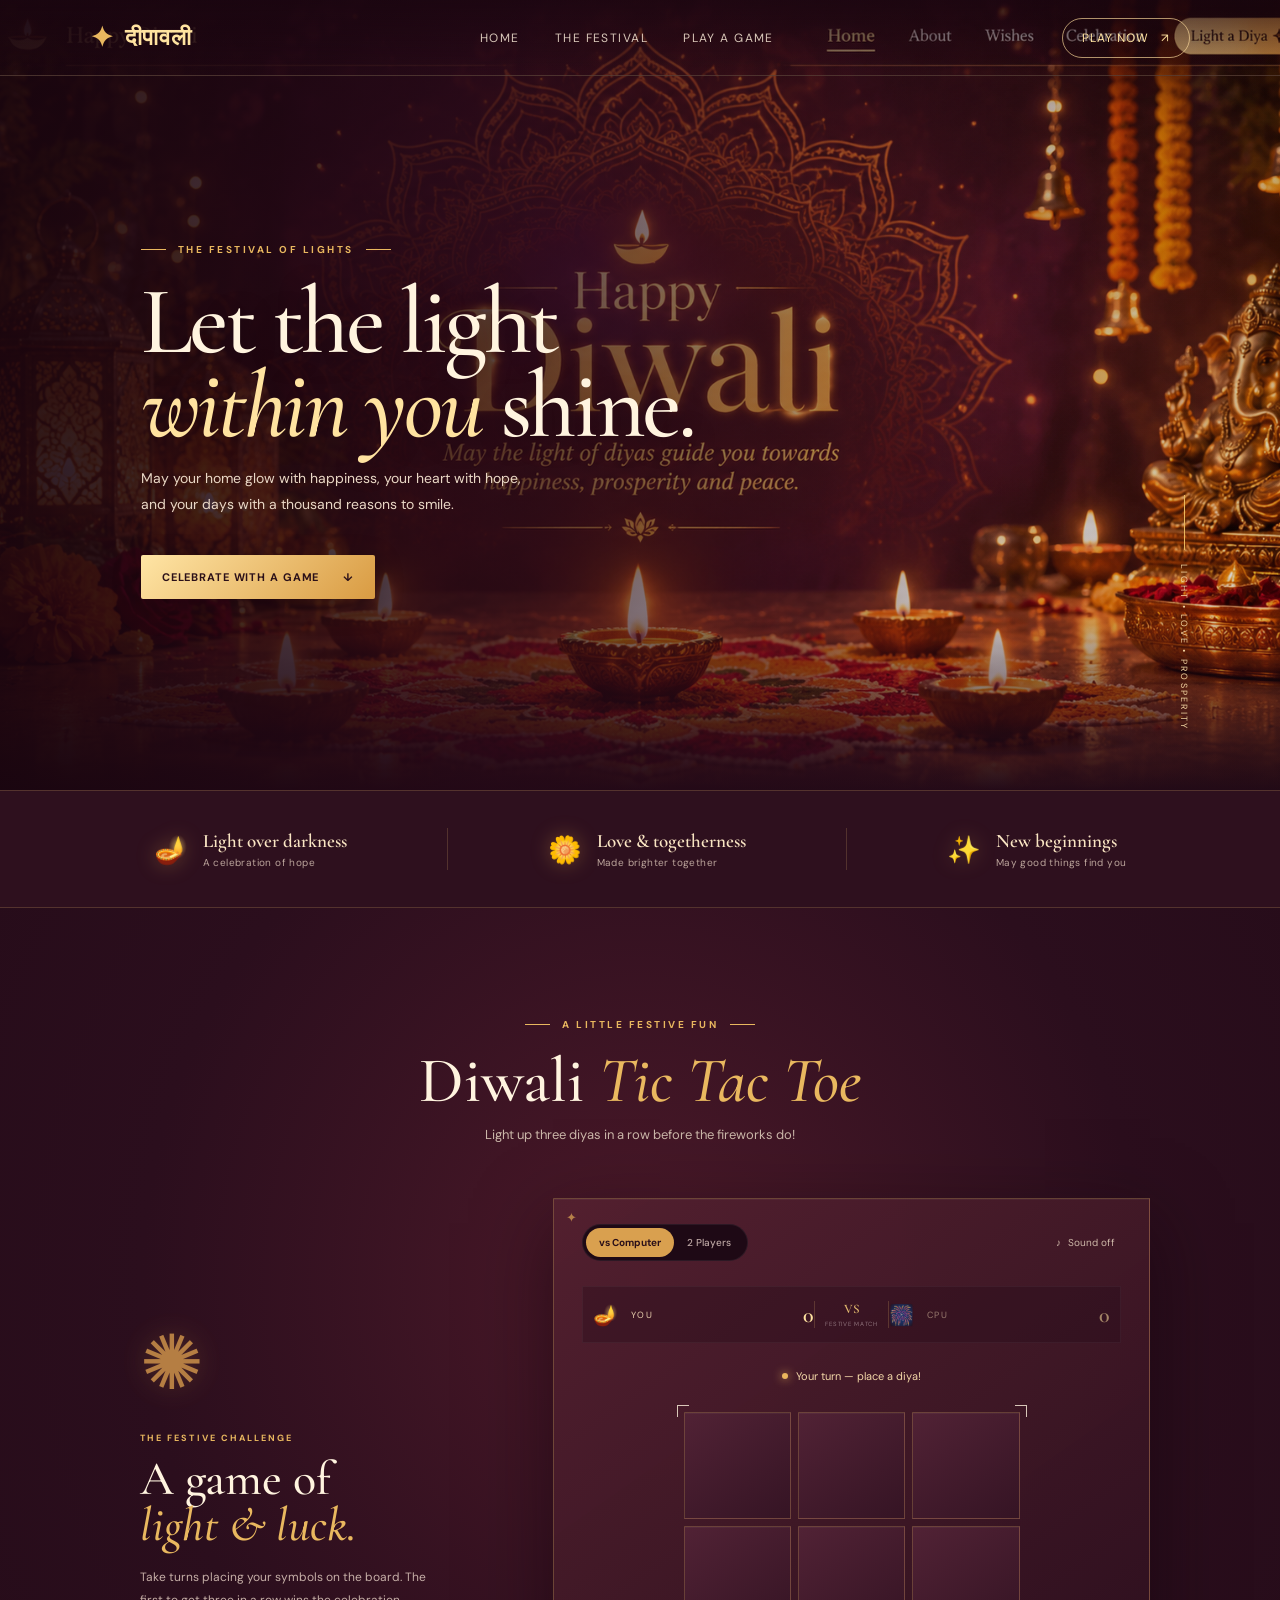
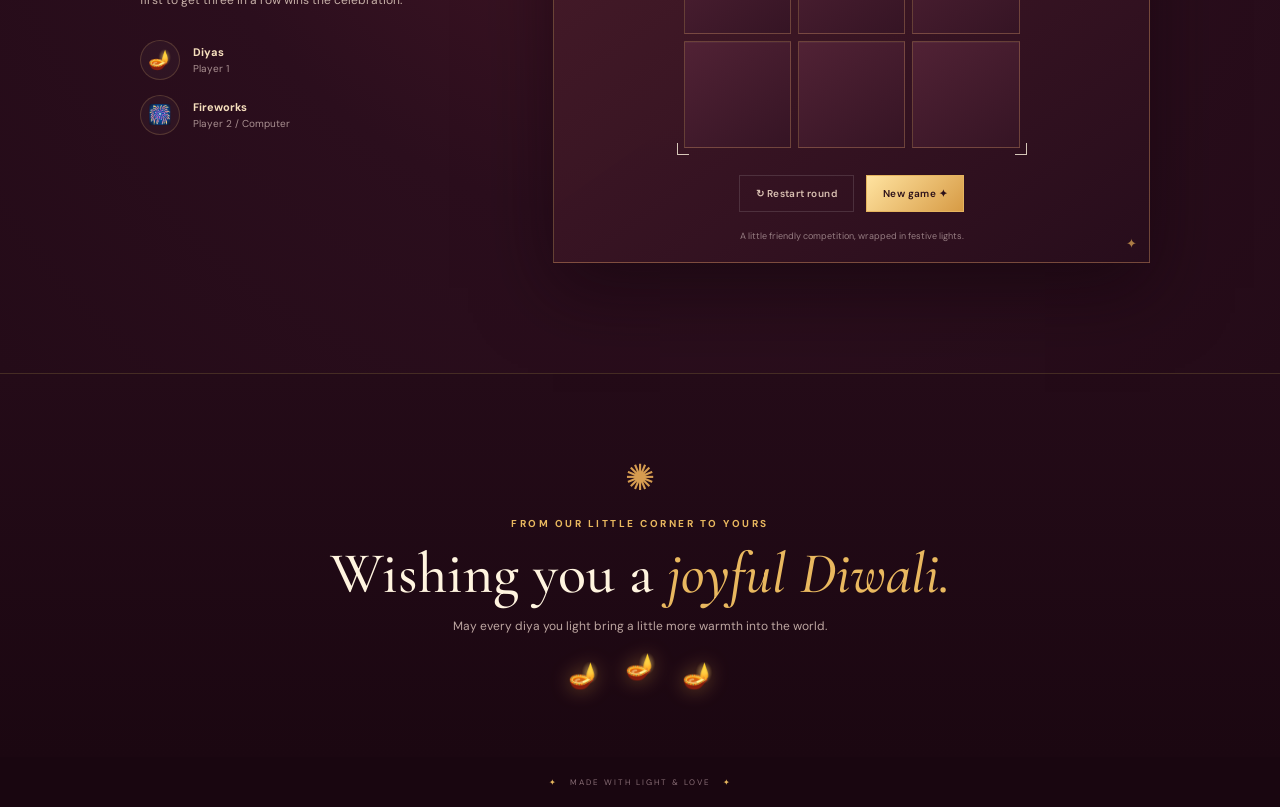
<file: index.html>
<!DOCTYPE html>
<html lang="en">
<head>
  <meta charset="UTF-8" />
  <meta name="viewport" content="width=device-width, initial-scale=1.0" />
  <meta name="theme-color" content="#240b18" />
  <meta name="description" content="Celebrate the festival of lights with a little Diwali-themed tic tac toe." />
  <title>Happy Diwali — Festival of Lights</title>
  <link rel="preconnect" href="https://fonts.googleapis.com">
  <link rel="preconnect" href="https://fonts.gstatic.com" crossorigin>
  <link href="https://fonts.googleapis.com/css2?family=Cormorant+Garamond:wght@400;500;600;700&family=DM+Sans:wght@400;500;600;700&display=swap" rel="stylesheet">
  <link rel="stylesheet" href="style.css" />
</head>
<body>
  <div class="ambient ambient-one"></div>
  <div class="ambient ambient-two"></div>

  <header class="site-header">
    <a class="brand" href="#home" aria-label="Happy Diwali home">
      <span class="brand-icon">✦</span><span>दीपावली</span>
    </a>
    <nav aria-label="Main navigation">
      <a href="#home">Home</a>
      <a href="#meaning">The Festival</a>
      <a href="#game">Play a Game</a>
    </nav>
    <a class="header-cta" href="#game">Play now <span>↗</span></a>
  </header>

  <main>
    <section class="hero" id="home" aria-label="Diwali greeting">
      <img class="hero-image" src="diwali-hero.png" alt="A festive Diwali scene with glowing diyas, a floral rangoli, golden lanterns and mandala decorations" />
      <div class="hero-shade"></div>
      <div class="hero-copy">
        <p class="eyebrow"><span></span> THE FESTIVAL OF LIGHTS <span></span></p>
        <h1>Let the light<br><em>within you</em> shine.</h1>
        <p class="hero-subtitle">May your home glow with happiness, your heart with hope,<br class="desktop-break"> and your days with a thousand reasons to smile.</p>
        <a class="gold-button" href="#game">Celebrate with a game <span>↓</span></a>
      </div>
      <div class="hero-note"><span class="note-line"></span> LIGHT • LOVE • PROSPERITY</div>
    </section>

    <section class="festival-strip" id="meaning">
      <div class="strip-item"><span class="strip-icon">🪔</span><div><strong>Light over darkness</strong><small>A celebration of hope</small></div></div>
      <span class="strip-divider"></span>
      <div class="strip-item"><span class="strip-icon">🌼</span><div><strong>Love & togetherness</strong><small>Made brighter together</small></div></div>
      <span class="strip-divider"></span>
      <div class="strip-item"><span class="strip-icon">✨</span><div><strong>New beginnings</strong><small>May good things find you</small></div></div>
    </section>

    <section class="game-section" id="game">
      <div class="section-heading">
        <p class="eyebrow"><span></span> A LITTLE FESTIVE FUN <span></span></p>
        <h2>Diwali <em>Tic Tac Toe</em></h2>
        <p>Light up three diyas in a row before the fireworks do!</p>
      </div>

      <div class="game-layout">
        <aside class="game-intro">
          <div class="mini-mandala" aria-hidden="true">✺</div>
          <p class="side-kicker">THE FESTIVE CHALLENGE</p>
          <h3>A game of<br><em>light & luck.</em></h3>
          <p class="side-copy">Take turns placing your symbols on the board. The first to get three in a row wins the celebration.</p>
          <div class="rules">
            <div><span class="rule-symbol diya-symbol">🪔</span><span><b>Diyas</b><small>Player 1</small></span></div>
            <div><span class="rule-symbol fire-symbol">🎆</span><span><b>Fireworks</b><small>Player 2 / Computer</small></span></div>
          </div>
        </aside>

        <div class="game-card">
          <div class="game-toolbar">
            <div class="mode-switch" role="group" aria-label="Game mode">
              <button class="mode-button active" data-mode="computer" aria-pressed="true">vs Computer</button>
              <button class="mode-button" data-mode="two" aria-pressed="false">2 Players</button>
            </div>
            <button class="sound-button" id="soundToggle" type="button" aria-pressed="false" title="Toggle sound effects">♪ <span>Sound off</span></button>
          </div>

          <div class="scoreboard" aria-label="Score">
            <div class="score-player active" id="playerOne">
              <span class="score-icon">🪔</span><span class="score-name">YOU</span><strong id="scoreX">0</strong>
            </div>
            <div class="score-center"><span>VS</span><small>FESTIVE MATCH</small></div>
            <div class="score-player" id="playerTwo">
              <span class="score-icon">🎆</span><span class="score-name" id="playerTwoName">CPU</span><strong id="scoreO">0</strong>
            </div>
          </div>

          <div class="game-status" id="status" role="status" aria-live="polite"><span class="status-dot"></span> Your turn — place a diya!</div>

          <div class="board-wrap">
            <div class="board" id="board" role="grid" aria-label="Tic tac toe board">
              <button class="cell" data-index="0" role="gridcell" aria-label="Row 1, column 1"></button>
              <button class="cell" data-index="1" role="gridcell" aria-label="Row 1, column 2"></button>
              <button class="cell" data-index="2" role="gridcell" aria-label="Row 1, column 3"></button>
              <button class="cell" data-index="3" role="gridcell" aria-label="Row 2, column 1"></button>
              <button class="cell" data-index="4" role="gridcell" aria-label="Row 2, column 2"></button>
              <button class="cell" data-index="5" role="gridcell" aria-label="Row 2, column 3"></button>
              <button class="cell" data-index="6" role="gridcell" aria-label="Row 3, column 1"></button>
              <button class="cell" data-index="7" role="gridcell" aria-label="Row 3, column 2"></button>
              <button class="cell" data-index="8" role="gridcell" aria-label="Row 3, column 3"></button>
            </div>
            <div class="board-corner corner-tl"></div><div class="board-corner corner-tr"></div>
            <div class="board-corner corner-bl"></div><div class="board-corner corner-br"></div>
          </div>

          <div class="game-actions">
            <button class="reset-button" id="resetRound" type="button">↻ <span>Restart round</span></button>
            <button class="new-game-button" id="newGame" type="button">New game <span>✦</span></button>
          </div>
          <p class="game-footnote">A little friendly competition, wrapped in festive lights.</p>
        </div>
      </div>
    </section>

    <section class="closing">
      <div class="closing-ornament">✺</div>
      <p class="eyebrow">FROM OUR LITTLE CORNER TO YOURS</p>
      <h2>Wishing you a <em>joyful Diwali.</em></h2>
      <p>May every diya you light bring a little more warmth into the world.</p>
      <div class="closing-diyas" aria-hidden="true"><span>🪔</span><span>🪔</span><span>🪔</span></div>
    </section>
  </main>

  <footer><span>✦</span> MADE WITH LIGHT & LOVE <span>✦</span></footer>
  <div class="celebration-layer" id="celebrationLayer" aria-hidden="true"></div>
  <script src="script.js"></script>
</body>
</html>
</file>
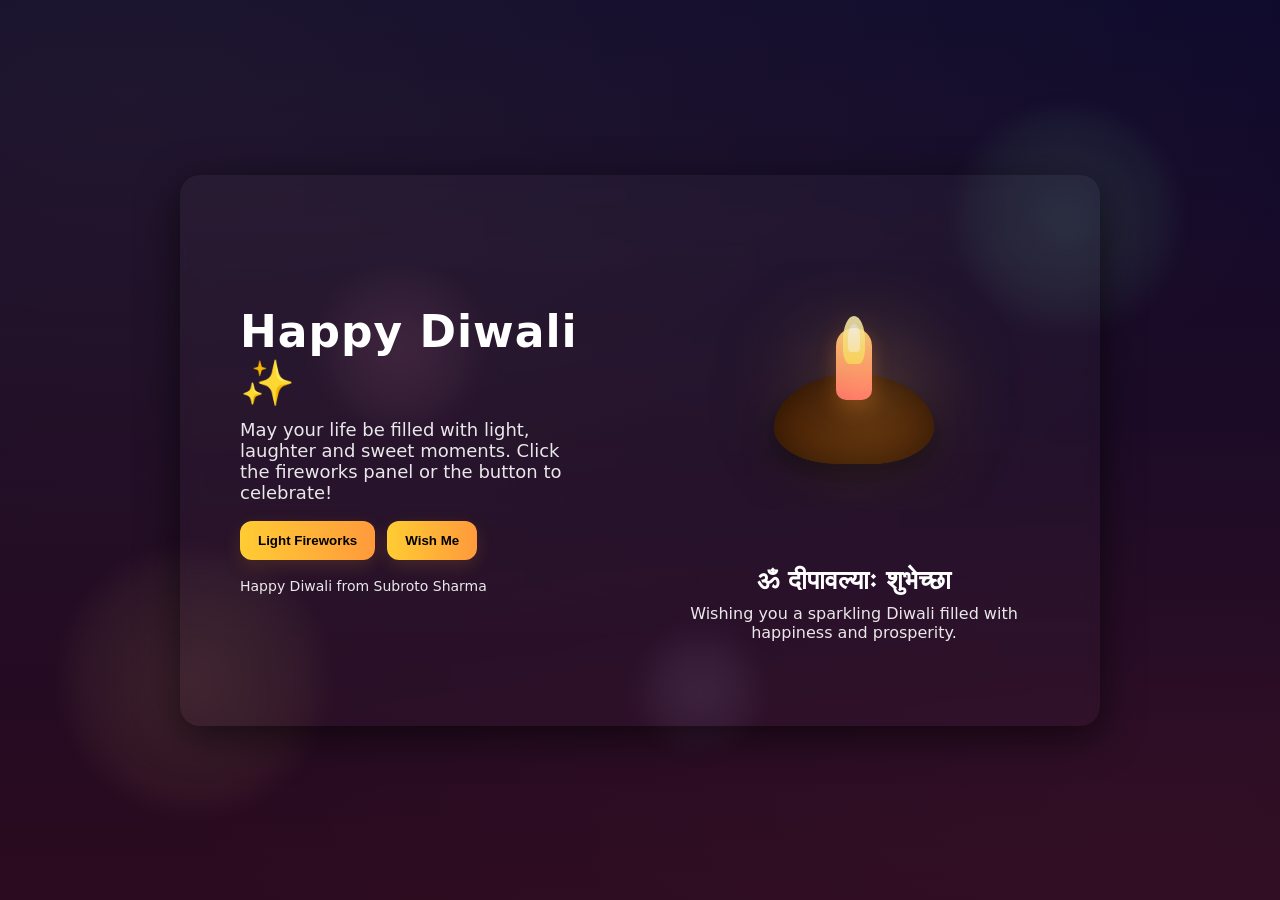
<file: HappyDiwali.html>
<!doctype html>
<html lang="en">
<head>
  <meta charset="utf-8" />
  <meta name="viewport" content="width=device-width,initial-scale=1" />
  <title>Happy Diwali ✨</title>
  <style>
    :root{
      --bg1: #0f0b2d;
      --bg2: #2b0b1f;
      --accent: #ffcc33;
      --accent2: #ff6b6b;
      --card: rgba(255,255,255,0.05);
    }
    *{box-sizing:border-box}
    html,body{height:100%;margin:0;font-family:system-ui,Segoe UI,Roboto,Helvetica,Arial;}
    body{
      background: radial-gradient(1200px 600px at 10% 10%, rgba(255,200,90,0.06), transparent),
                  radial-gradient(1000px 400px at 90% 90%, rgba(255,100,150,0.04), transparent),
                  linear-gradient(180deg,var(--bg1), var(--bg2));
      display:flex;align-items:center;justify-content:center;overflow:hidden;color:#fff;
    }

    /* floating bokeh lights */
    .bokeh{position:fixed;inset:0;pointer-events:none}
    .bokeh i{position:absolute;border-radius:50%;opacity:0.12;filter:blur(12px);animation:float 8s linear infinite;}
    @keyframes float{from{transform:translateY(0) scale(1)}50%{transform:translateY(-30vh) scale(1.2)}to{transform:translateY(0) scale(1)}}

    /* Card */
    .card{
      width:min(920px,94vw);max-width:1100px;padding:36px;border-radius:20px;background:linear-gradient(180deg, rgba(255,255,255,0.03), rgba(255,255,255,0.02));box-shadow:0 10px 40px rgba(0,0,0,0.6);display:grid;grid-template-columns:1fr 420px;gap:28px;align-items:center;
      backdrop-filter: blur(6px);
    }

    .left{padding:24px}
    h1{margin:0 0 10px;font-size:44px;letter-spacing:1px}
    p.lead{margin:0 0 18px;font-size:18px;opacity:0.9}

    .rsvp{display:flex;gap:12px;align-items:center}
    .btn{background:linear-gradient(90deg,var(--accent),#ff9a3c);border:none;padding:12px 18px;border-radius:12px;cursor:pointer;font-weight:600;box-shadow:0 6px 18px rgba(255,160,40,0.15)}
    .btn[aria-pressed='true']{transform:scale(0.98)}

    /* Diya area */
    .diya-wrap{display:flex;flex-direction:column;align-items:center;gap:18px;padding:18px}
    .diya-scene{width:380px;height:300px;display:flex;align-items:center;justify-content:center;position:relative}

    /* Simple CSS diya */
    .diya{
      position:relative;width:160px;height:90px;border-radius:50% 50% 40% 40% / 60% 60% 40% 40%;background:linear-gradient(180deg,#2a0d00,#5c2a06);box-shadow:0 10px 30px rgba(0,0,0,0.6), inset 0 -10px 24px rgba(0,0,0,0.35);
      transform:translateY(22px);
    }
    .diya:before{content:"";position:absolute;left:50%;top:-46px;transform:translateX(-50%);width:36px;height:72px;border-radius:18px 18px 10px 10px;background:linear-gradient(180deg,#ffd27a,#ff6b6b);box-shadow:0 8px 20px rgba(255,120,30,0.25)}
    .flame{position:absolute;left:50%;top:-58px;transform:translateX(-50%);width:22px;height:48px;border-radius:50% 50% 30% 30%;background:linear-gradient(180deg,#fff7bb,#ffde59);filter:drop-shadow(0 6px 14px rgba(255,180,40,0.18));animation:flicker 1.2s infinite}
    .flame:before{content:"";position:absolute;left:50%;top:8px;transform:translateX(-50%);width:12px;height:28px;border-radius:50% 50% 20% 20%;background:linear-gradient(180deg,#fff,#fff7bb);opacity:0.95}

    @keyframes flicker{
      0%{transform:translateX(-50%) scaleY(1) skewX(0)}
      25%{transform:translateX(-48%) scaleY(1.06) skewX(-1deg)}
      50%{transform:translateX(-50%) scaleY(0.96) skewX(1deg)}
      75%{transform:translateX(-52%) scaleY(1.03) skewX(-0.5deg)}
      100%{transform:translateX(-50%) scaleY(1)}
    }

    /* greeting text inside right column */
    .right{display:flex;flex-direction:column;align-items:center;justify-content:center;padding:18px}
    .greeting{font-size:26px;font-weight:700;margin:0 0 8px}
    .sub{opacity:0.9;margin:0 0 12px}

    /* fireworks canvas covers right panel */
    canvas#fw{width:100%;height:250px;border-radius:14px;display:block}

    .note{font-size:13px;opacity:0.8;text-align:center}

    /* responsive */
    @media (max-width:900px){.card{grid-template-columns:1fr;}
      .diya-scene{height:240px}
      .right{padding-top:0}
    }
  </style>
</head>
<body>
  <div class="bokeh" aria-hidden="true">
    <i style="width:260px;height:260px;left:5%;bottom:10%;background:radial-gradient(circle,#ffd27a,transparent);"></i>
    <i style="width:160px;height:160px;left:25%;top:30%;background:radial-gradient(circle,#ff8fb3,transparent);animation-duration:10s"></i>
    <i style="width:220px;height:220px;right:8%;top:12%;background:radial-gradient(circle,#8affc1,transparent);animation-duration:9s"></i>
    <i style="width:120px;height:120px;left:50%;top:70%;background:radial-gradient(circle,#d1b3ff,transparent);animation-duration:11s"></i>
  </div>

  <div class="card" role="main">
    <div class="left">
      <h1>Happy Diwali ✨</h1>
      <p class="lead">May your life be filled with light, laughter and sweet moments. Click the fireworks panel or the button to celebrate!</p>

      <div class="rsvp">
        <button class="btn" id="boomBtn">Light Fireworks</button>
        <button class="btn" id="wishBtn" aria-pressed="false">Wish Me</button>
      </div>

      <div style="margin-top:18px;font-size:14px;opacity:0.9">Happy Diwali from Subroto Sharma</div>
    </div>

    <div class="right">
      <div class="diya-wrap">
        <div class="diya-scene" aria-hidden="true">
          <div class="diya">
            <div class="flame" id="flame"></div>
          </div>
          <canvas id="fw" title="Click to make fireworks" style="position:absolute;inset:12px;pointer-events:auto"></canvas>
        </div>
        <div style="text-align:center">
          <div class="greeting" id="greetText">ॐ दीपावल्याः शुभेच्छा</div>
          <div class="sub">Wishing you a sparkling Diwali filled with happiness and prosperity.</div>
          
        </div>
      </div>
    </div>
  </div>

  <script>
    // small interactive fireworks on canvas
    const canvas = document.getElementById('fw');
    const ctx = canvas.getContext('2d');
    let DPR = window.devicePixelRatio || 1;
    function resize(){
      const rect = canvas.getBoundingClientRect();
      canvas.width = Math.max(300, rect.width * DPR);
      canvas.height = Math.max(180, rect.height * DPR);
      ctx.scale(DPR, DPR);
    }
    window.addEventListener('resize', ()=>{ctx.setTransform(1,0,0,1,0,0);resize();});
    resize();

    // particles
    class Particle{
      constructor(x,y,clr){
        this.x=x;this.y=y;this.vx=(Math.random()*2-1)*4;this.vy=(Math.random()*2-1)*4;this.life=60+Math.random()*40;this.size=2+Math.random()*3;this.color=clr;
      }
      step(){this.vy+=0.08;this.x+=this.vx;this.y+=this.vy;this.life--;}
      draw(c){c.beginPath();c.globalCompositeOperation='lighter';c.fillStyle=this.color;c.arc(this.x,this.y,this.size,0,Math.PI*2);c.fill();}
    }

    let parts=[];
    function createFire(x,y){
      const palette=['#ffd27a','#ff9a3c','#ff6b6b','#ffffa0','#ffd1ff','#8affc1'];
      const clr = palette[Math.floor(Math.random()*palette.length)];
      const num = 30+Math.round(Math.random()*40);
      for(let i=0;i<num;i++){parts.push(new Particle(x,y,clr));}
    }

    canvas.addEventListener('click',(e)=>{
      const rect=canvas.getBoundingClientRect();
      const x=(e.clientX-rect.left);const y=(e.clientY-rect.top);
      createFire(x,y);
    });

    document.getElementById('boomBtn').addEventListener('click',()=>{
      // random bursts
      for(let i=0;i<6;i++){
        setTimeout(()=>{
          const w = canvas.getBoundingClientRect().width;const h = canvas.getBoundingClientRect().height;
          createFire(Math.random()*w, Math.random()*h*0.7 + 20);
        }, i*220);
      }
    });

    // wish button toggles greeting language
    const wishBtn = document.getElementById('wishBtn');
    const greet = document.getElementById('greetText');
    const wishes = ["Happy Diwali!","Diwali ki hardik shubhkamnayein","ॐ दीपावल्याः शुभेच्छा","Shubh Deepavali","Wishing you lights & love"];
    wishBtn.addEventListener('click',()=>{
      const idx = Math.floor(Math.random()*wishes.length);
      greet.textContent = wishes[idx];
      wishBtn.setAttribute('aria-pressed','true');
      setTimeout(()=>wishBtn.setAttribute('aria-pressed','false'),260);
      // small sparkle effect on flame
      const f = document.getElementById('flame');
      f.animate([{transform:'translateX(-50%) scale(1)'},{transform:'translateX(-50%) scale(1.25)'},{transform:'translateX(-50%) scale(1)'}],{duration:700});
    });

    // animation loop
    function loop(){
      const rect = canvas.getBoundingClientRect();
      ctx.clearRect(0,0,rect.width,rect.height);
      // draw gentle glow behind diya
      ctx.save();
      ctx.globalCompositeOperation='lighter';
      const g = ctx.createRadialGradient(rect.width/2, rect.height*0.55, 10, rect.width/2, rect.height*0.55, 160);
      g.addColorStop(0,'rgba(255,200,90,0.18)');g.addColorStop(1,'rgba(0,0,0,0)');
      ctx.fillStyle=g;ctx.fillRect(0,0,rect.width,rect.height);ctx.restore();

      // update particles
      for(let i=parts.length-1;i>=0;i--){
        const p = parts[i];p.step();p.draw(ctx);
        if(p.life<=0 || p.y>rect.height+50) parts.splice(i,1);
      }
      requestAnimationFrame(loop);
    }
    loop();

    // gentle automatic flicker of flame color
    (function flamePulse(){
      const f = document.getElementById('flame');
      const r = 0.85 + Math.random()*0.3;
      f.style.opacity = (0.8 + Math.random()*0.2).toString();
      setTimeout(flamePulse, 300+Math.random()*600);
    })();

  </script>
</body>
</html>
</file>
<file: style.css>
* { box-sizing: border-box; }
:root {
  --wine: #240b18; --wine-2: #351020; --wine-3: #4b1928;
  --gold: #e9b85f; --gold-light: #ffe3a0; --cream: #fff4df;
  --muted: #cbb7a9; --line: rgba(236,190,111,.2);
}
html { scroll-behavior: smooth; }
body { margin: 0; color: var(--cream); background: var(--wine); font-family: "DM Sans", sans-serif; overflow-x: hidden; }
a { color: inherit; text-decoration: none; }
.ambient { position: fixed; width: 420px; height: 420px; border-radius: 50%; filter: blur(110px); opacity: .12; pointer-events: none; z-index: -1; }
.ambient-one { background: #d75b20; top: 15%; left: -250px; }
.ambient-two { background: #a52b52; right: -260px; bottom: 5%; }
.site-header { height: 76px; padding: 0 7%; display: flex; align-items: center; justify-content: space-between; position: absolute; z-index: 5; width: 100%; border-bottom: 1px solid rgba(255,220,160,.2); background: linear-gradient(180deg,rgba(25,5,15,.68),transparent); }
.brand { display: flex; align-items: center; gap: 11px; color: var(--gold-light); font-family: "Cormorant Garamond",serif; font-size: 23px; font-weight: 700; letter-spacing: .04em; }
.brand-icon { font-size: 28px; color: var(--gold); }
.site-header nav { display: flex; gap: 35px; color: #f7e8d5; font-size: 12px; letter-spacing: .12em; text-transform: uppercase; }
.site-header nav a { opacity: .85; transition: color .2s; }
.site-header nav a:hover { color: var(--gold-light); }
.header-cta { border: 1px solid rgba(255,221,157,.65); border-radius: 30px; padding: 11px 19px; color: var(--gold-light); font-size: 12px; letter-spacing: .08em; text-transform: uppercase; }
.header-cta span { margin-left: 9px; }
.hero { min-height: 690px; height: min(790px, 92vh); position: relative; overflow: hidden; display: flex; align-items: center; }
.hero-image { position: absolute; inset: 0; width: 100%; height: 100%; object-fit: cover; object-position: center 52%; }
.hero-shade { position: absolute; inset: 0; background: linear-gradient(90deg,rgba(25,5,15,.91) 0%,rgba(35,8,22,.73) 38%,rgba(35,8,22,.2) 75%,rgba(20,5,12,.15)),linear-gradient(0deg,var(--wine) 0%,transparent 22%,rgba(25,5,15,.16) 100%); }
.hero-copy { position: relative; z-index: 1; margin-left: 11%; margin-top: 42px; max-width: 560px; }
.eyebrow { display: flex; align-items: center; gap: 12px; color: var(--gold); font-size: 10px; letter-spacing: .25em; font-weight: 700; }
.eyebrow span { width: 25px; height: 1px; background: var(--gold); }
.hero h1 { margin: 24px 0 16px; font-family: "Cormorant Garamond",serif; font-size: clamp(58px,7.5vw,100px); line-height: .88; letter-spacing: -.035em; font-weight: 500; text-shadow: 0 5px 30px rgba(0,0,0,.3); }
h1 em,h2 em,h3 em { color: var(--gold-light); font-weight: 500; }
.hero-subtitle { color: #ead8c6; font-size: 14px; line-height: 1.9; }
.gold-button { display: inline-flex; align-items: center; gap: 24px; margin-top: 23px; padding: 15px 21px; border-radius: 2px; color: #2b1019; background: linear-gradient(135deg,#ffe5a5,#d99b42); font-size: 11px; letter-spacing: .08em; text-transform: uppercase; font-weight: 700; box-shadow: 0 8px 28px #08030955; transition: transform .2s,box-shadow .2s; }
.gold-button:hover { transform: translateY(-3px); box-shadow: 0 12px 35px #d99b4244; }
.hero-note { position: absolute; right: 7%; bottom: 60px; color: #f2d5a1; font-size: 9px; letter-spacing: .25em; writing-mode: vertical-rl; display: flex; align-items: center; gap: 14px; }
.note-line { width: 1px; height: 55px; background: var(--gold); }
.festival-strip { min-height: 118px; padding: 25px 12%; display: flex; justify-content: space-between; align-items: center; background: #2e101e; border-top: 1px solid var(--line); border-bottom: 1px solid var(--line); }
.strip-item { display: flex; align-items: center; gap: 15px; }
.strip-icon { font-size: 27px; filter: drop-shadow(0 0 10px #e8a54a55); }
.strip-item strong,.strip-item small { display: block; }
.strip-item strong { font-family: "Cormorant Garamond",serif; font-size: 19px; font-weight: 600; color: #f9e5c3; }
.strip-item small { margin-top: 4px; color: #bba49b; font-size: 10px; letter-spacing: .04em; }
.strip-divider { width: 1px; height: 42px; background: var(--line); }
.game-section { padding: 100px 8% 110px; background: radial-gradient(ellipse at 50% 35%,#4b1929 0%,#2b0e1d 55%,#240b18 100%); }
.section-heading { text-align: center; margin-bottom: 55px; }
.section-heading .eyebrow { justify-content: center; }
.section-heading h2,.closing h2 { font-family: "Cormorant Garamond",serif; font-size: clamp(43px,5vw,64px); line-height: 1; font-weight: 500; margin: 18px 0 12px; }
.section-heading h2 em { color: var(--gold); }
.section-heading > p:last-child { color: var(--muted); font-size: 13px; }
.game-layout { max-width: 1020px; margin: 0 auto; display: grid; grid-template-columns: .75fr 1.25fr; align-items: center; gap: 65px; }
.game-intro { position: relative; padding: 30px 0 30px 10px; }
.mini-mandala { color: #d89a4d; font-size: 76px; line-height: 1; opacity: .8; text-shadow: 0 0 30px #e4a54c44; margin-bottom: 30px; animation: slow-spin 45s linear infinite; width: fit-content; }
@keyframes slow-spin { to { transform: rotate(360deg); } }
.side-kicker { color: var(--gold); font-size: 9px; letter-spacing: .23em; font-weight: 700; }
.game-intro h3 { font: 500 48px/.95 "Cormorant Garamond",serif; margin: 13px 0 18px; }
.game-intro h3 em { color: var(--gold); }
.side-copy { color: #c6afa7; font-size: 12px; line-height: 1.9; max-width: 290px; }
.rules { margin-top: 28px; display: grid; gap: 15px; }
.rules > div { display: flex; align-items: center; gap: 13px; }
.rule-symbol { display: grid; place-items: center; width: 40px; height: 40px; border: 1px solid var(--line); border-radius: 50%; background: #ffffff08; font-size: 19px; }
.rules b,.rules small { display: block; }
.rules b { font-size: 11px; color: #f6dfbd; }
.rules small { margin-top: 3px; font-size: 10px; color: #a99091; }
.game-card { padding: 25px 28px 20px; background: linear-gradient(145deg,rgba(83,32,47,.95),rgba(39,13,27,.98)); border: 1px solid rgba(237,187,106,.3); box-shadow: 0 25px 70px #10040b88,inset 0 1px #ffffff0b; position: relative; }
.game-card:before,.game-card:after { content: "✦"; position: absolute; color: #d8a253; font-size: 13px; opacity: .75; }
.game-card:before { top: 10px; left: 12px; }.game-card:after { bottom: 10px; right: 12px; }
.game-toolbar { display: flex; align-items: center; justify-content: space-between; }
.mode-switch { display: flex; padding: 3px; background: #1e0915; border: 1px solid #ffffff10; border-radius: 30px; }
.mode-button { border: 0; border-radius: 24px; padding: 8px 13px; background: transparent; color: #bda7a4; font: 500 10px "DM Sans",sans-serif; cursor: pointer; }
.mode-button.active { background: #d9a04f; color: #2b1019; font-weight: 700; }
.sound-button { background: transparent; color: #cdb7a8; border: 0; font: 10px "DM Sans",sans-serif; cursor: pointer; }
.sound-button span { margin-left: 4px; }
.scoreboard { display: grid; grid-template-columns: 1fr 75px 1fr; align-items: center; margin: 25px 0 16px; padding: 14px 10px; background: #1e09154d; border: 1px solid #ffffff0b; }
.score-player { display: grid; grid-template-columns: 30px 1fr auto; gap: 8px; align-items: center; opacity: .55; transition: opacity .2s; }
.score-player.active { opacity: 1; }
.score-icon { font-size: 20px; }
.score-name { color: #e8cfae; font-size: 9px; letter-spacing: .14em; }
.score-player strong { font: 600 22px "Cormorant Garamond",serif; color: var(--gold-light); }
.score-center { text-align: center; border-left: 1px solid var(--line); border-right: 1px solid var(--line); }
.score-center span,.score-center small { display: block; }
.score-center span { color: #e2b96f; font: 600 13px "Cormorant Garamond",serif; }
.score-center small { margin-top: 3px; color: #8e727b; font-size: 6px; letter-spacing: .12em; }
.game-status { min-height: 34px; display: flex; align-items: center; justify-content: center; gap: 8px; color: #f4d8a8; font-size: 11px; }
.status-dot { width: 6px; height: 6px; border-radius: 50%; background: #eab65d; box-shadow: 0 0 10px #eab65d; }
.board-wrap { width: min(100%,350px); margin: 12px auto 20px; position: relative; padding: 7px; }
.board { display: grid; grid-template-columns: repeat(3,1fr); gap: 7px; }
.cell { aspect-ratio: 1; min-width: 0; border: 1px solid rgba(237,187,106,.25); background: linear-gradient(145deg,#512235,#351424); color: var(--gold-light); font-size: clamp(35px,5vw,52px); cursor: pointer; display: grid; place-items: center; transition: background .2s,border-color .2s,transform .2s; box-shadow: inset 0 1px #ffffff0a; }
.cell:hover:empty { background: #653047; border-color: #e7b45eaa; transform: translateY(-2px); }
.cell:focus-visible { outline: 2px solid var(--gold-light); outline-offset: 2px; }
.cell.x { text-shadow: 0 0 22px #ffbd58aa; animation: pop .25s ease-out; }
.cell.o { text-shadow: 0 0 22px #ff765aaa; animation: pop .25s ease-out; }
.cell.winner { background: linear-gradient(145deg,#76502a,#53301f); border-color: #ffe2a0; box-shadow: 0 0 20px #eab65d44,inset 0 0 18px #eab65d22; }
@keyframes pop { from { transform: scale(.65); opacity: .3; } to { transform: scale(1); opacity: 1; } }
.board-corner { position: absolute; width: 12px; height: 12px; border-color: var(--gold); opacity: .8; }
.corner-tl { top: 0; left: 0; border-top: 1px solid; border-left: 1px solid; }
.corner-tr { top: 0; right: 0; border-top: 1px solid; border-right: 1px solid; }
.corner-bl { bottom: 0; left: 0; border-bottom: 1px solid; border-left: 1px solid; }
.corner-br { bottom: 0; right: 0; border-bottom: 1px solid; border-right: 1px solid; }
.game-actions { display: flex; justify-content: center; gap: 12px; }
.reset-button,.new-game-button { cursor: pointer; padding: 11px 16px; font: 600 10px "DM Sans",sans-serif; letter-spacing: .04em; }
.reset-button { color: #d9c0b2; border: 1px solid #ffffff20; background: transparent; }
.new-game-button { color: #2b1019; border: 1px solid #e5b45f; background: linear-gradient(135deg,#ffe3a0,#d79b45); }
.reset-button:hover,.new-game-button:hover { filter: brightness(1.12); }
.game-footnote { text-align: center; color: #967d82; font-size: 9px; margin: 18px 0 0; }
.closing { text-align: center; padding: 80px 20px 65px; background: linear-gradient(180deg,#240b18,#1b0711); border-top: 1px solid var(--line); }
.closing-ornament { color: #d69c50; font-size: 36px; margin-bottom: 16px; }
.closing .eyebrow { justify-content: center; }
.closing h2 { margin: 15px 0; font-size: clamp(38px,5vw,58px); }
.closing h2 em { color: var(--gold); }
.closing > p:not(.eyebrow) { color: #bda6a1; font-size: 12px; }
.closing-diyas { display: flex; justify-content: center; gap: 26px; margin-top: 25px; font-size: 25px; filter: drop-shadow(0 0 10px #ffb64d66); }
.closing-diyas span:nth-child(2) { transform: translateY(-9px); }
footer { padding: 20px; text-align: center; color: #886d75; font-size: 8px; letter-spacing: .25em; background: #190610; }
footer span { color: var(--gold); margin: 0 8px; }
.celebration-layer { position: fixed; inset: 0; pointer-events: none; overflow: hidden; z-index: 20; }
.confetti { position: absolute; top: -20px; width: 7px; height: 12px; background: var(--gold); animation: fall 2.6s ease-in forwards; }
@keyframes fall { to { transform: translateY(110vh) rotate(720deg); opacity: 0; } }

@media (max-width: 800px) {
  .site-header { padding: 0 5%; }.site-header nav { gap: 16px; }.site-header nav a { font-size: 9px; }
  .hero { min-height: 650px; height: 82vh; }.hero-image { object-position: 60% center; }.hero-copy { margin-left: 7%; max-width: 460px; }.hero-shade { background: linear-gradient(90deg,rgba(25,5,15,.92),rgba(35,8,22,.68) 58%,rgba(35,8,22,.2)),linear-gradient(0deg,var(--wine),transparent 25%); }
  .festival-strip { padding: 24px 5%; }.game-section { padding: 80px 5%; }.game-layout { gap: 30px; grid-template-columns: .7fr 1.3fr; }
  .game-intro h3 { font-size: 40px; }.game-card { padding: 22px 18px; }
}
@media (max-width: 600px) {
  .site-header { height: 65px; }.brand { font-size: 18px; }.brand-icon { font-size: 22px; }.site-header nav { display: none; }.header-cta { padding: 9px 13px; font-size: 9px; }
  .hero { min-height: 680px; height: 88vh; align-items: flex-end; padding-bottom: 90px; }.hero-image { object-position: 58% center; }.hero-shade { background: linear-gradient(0deg,rgba(25,5,15,.98) 0%,rgba(35,8,22,.83) 40%,rgba(35,8,22,.1) 100%); }
  .hero-copy { margin: 0 7%; }.hero h1 { font-size: clamp(58px,15vw,82px); }.hero-subtitle { font-size: 12px; }.desktop-break { display: none; }.hero-note { display: none; }
  .festival-strip { display: grid; grid-template-columns: 1fr; gap: 18px; padding: 25px 9%; }.strip-divider { width: 100%; height: 1px; }.strip-item strong { font-size: 17px; }
  .game-section { padding: 70px 5% 80px; }.section-heading { margin-bottom: 35px; }.game-layout { grid-template-columns: 1fr; gap: 25px; }.game-intro { padding: 0 8px; text-align: center; }.mini-mandala { margin: 0 auto 16px; font-size: 54px; }.game-intro h3 { font-size: 40px; }.side-copy { margin: 0 auto; }.rules { display: flex; justify-content: center; gap: 24px; }.rules > div { text-align: left; }
  .game-card { padding: 20px 13px; }.scoreboard { grid-template-columns: 1fr 54px 1fr; padding: 12px 6px; }.score-player { grid-template-columns: 23px 1fr auto; gap: 5px; }.score-icon { font-size: 17px; }.score-name { font-size: 8px; }.score-player strong { font-size: 19px; }.mode-button { padding: 8px 10px; font-size: 9px; }.sound-button span { display: none; }.board-wrap { width: min(100%,330px); }.cell { font-size: 46px; }
  .closing { padding: 65px 18px 55px; }
}
</file>
